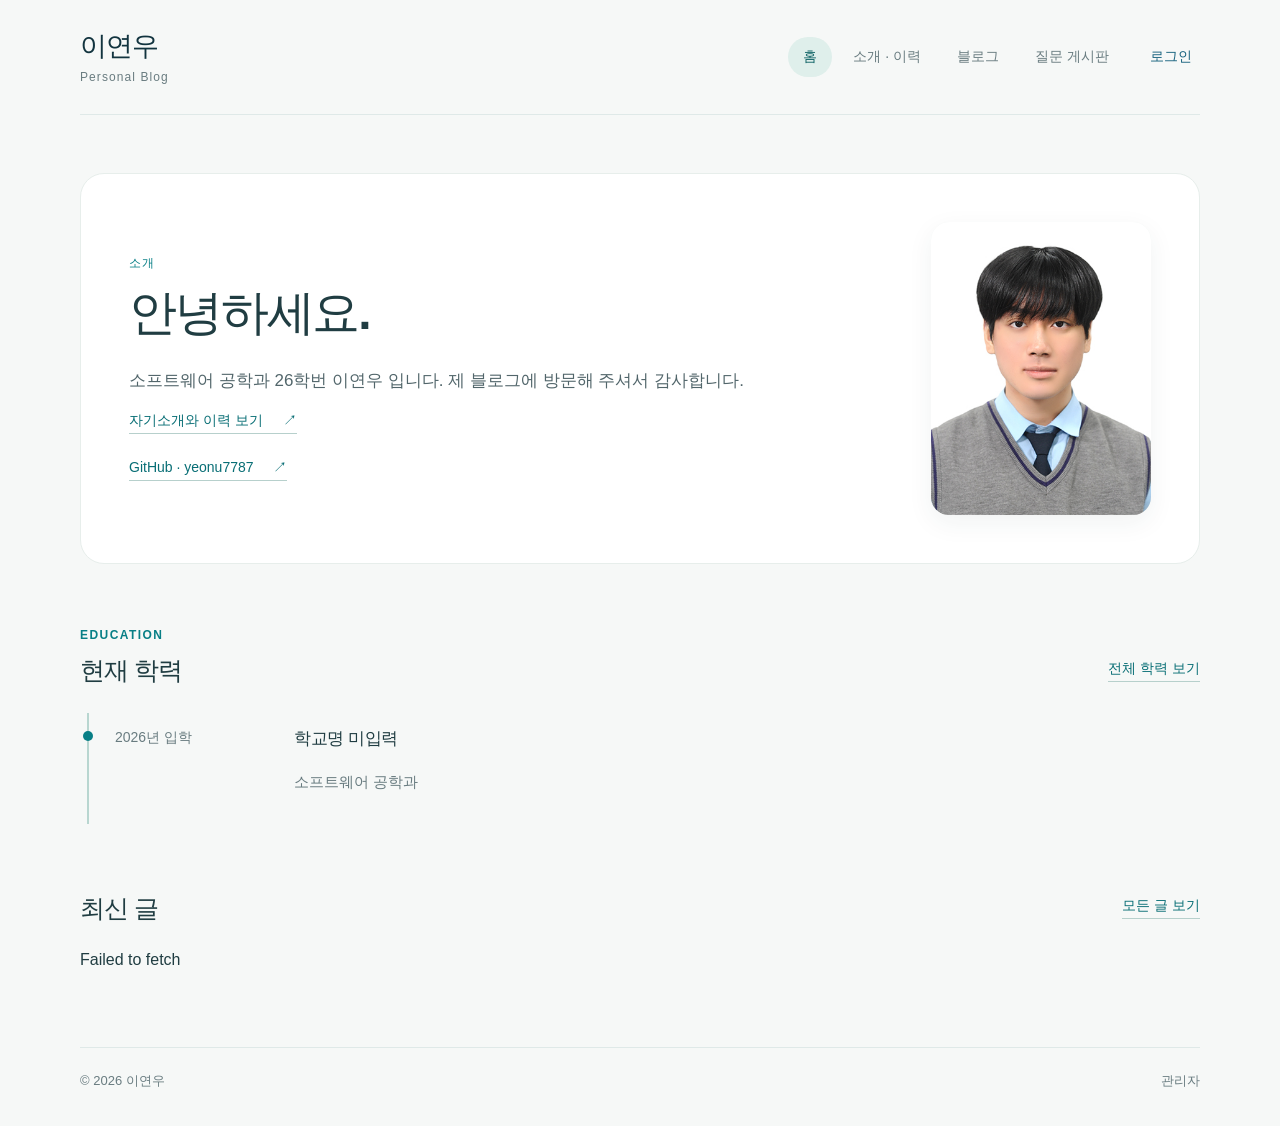
<file: index.html>
<!doctype html>
<html lang="ko">
<head>
<meta charset="utf-8"><meta name="viewport" content="width=device-width,initial-scale=1">
<meta name="description" content="이연우의 자기소개와 이력">
<title>이연우 · Personal profile</title>
<link rel="stylesheet" href="./style.css?v=split1">
<script src="./post-format.js?v=split1" defer></script><script src="./supabase-config.js?v=split1" defer></script><script src="./auth.js?v=split1" defer></script><script src="./blog-view.js?v=personal1" defer></script><script src="./content.js?v=split1" defer></script><script src="./app.js?v=contact-once1" defer></script>
<link rel="stylesheet" href="./reference-theme.css?v=split1"><script src="./sidebar.js?v=split1" defer></script><link rel="stylesheet" href="./personal-theme.css?v=contact-once1"></head>
<body><div class="site-shell">
<a class="skip" href="#main">본문으로 이동</a>
<header><a class="brand" href="#home"><span id="brand-name">이연우</span><small>Personal Blog</small></a>
<nav aria-label="주 메뉴"><a href="#home">홈</a><a href="#about">소개 · 이력</a><a href="./blog/">블로그</a><a href="/questions/">질문 게시판</a></nav></header>
<div class="site-layout"><main id="main" tabindex="-1"><section class="home-layout"><div class="hero"><div class="eyebrow">소개</div><h1>안녕하세요.</h1><div class="prose lead">소프트웨어 공학과 26학번 이연우 입니다. 제 블로그에 방문해 주셔서 감사합니다.</div><a class="text-link" href="#about">자기소개와 이력 보기 <span aria-hidden="true">↗</span></a></div><figure class="portrait"><img src="./assets/profile.jpg" alt="이연우 프로필 사진" width="354" height="472"></figure></section></main><aside class="site-sidebar" aria-label="블로그 정보"><section class="side-panel"><h2>최신 글</h2><ul id="sidebar-posts"><li>불러오는 중…</li></ul></section><section class="side-panel"><h2>내 계정</h2><div id="sidebar-account"><a href="/account/">로그인</a></div></section><section class="side-panel"><h2>GitHub · 이메일</h2><div id="profile-contact"><a class="text-link" href="https://github.com/yeonu7787" target="_blank" rel="noopener noreferrer">GitHub · yeonu7787 ↗</a></div></section></aside></div>
<noscript><p>자기소개와 이력을 보려면 브라우저에서 JavaScript를 켜 주세요.</p></noscript>
<footer><span>© <span id="year">2026</span> <span id="footer-name">이연우</span></span><a href="./admin/">관리자</a></footer>
</div></body></html>
</file>
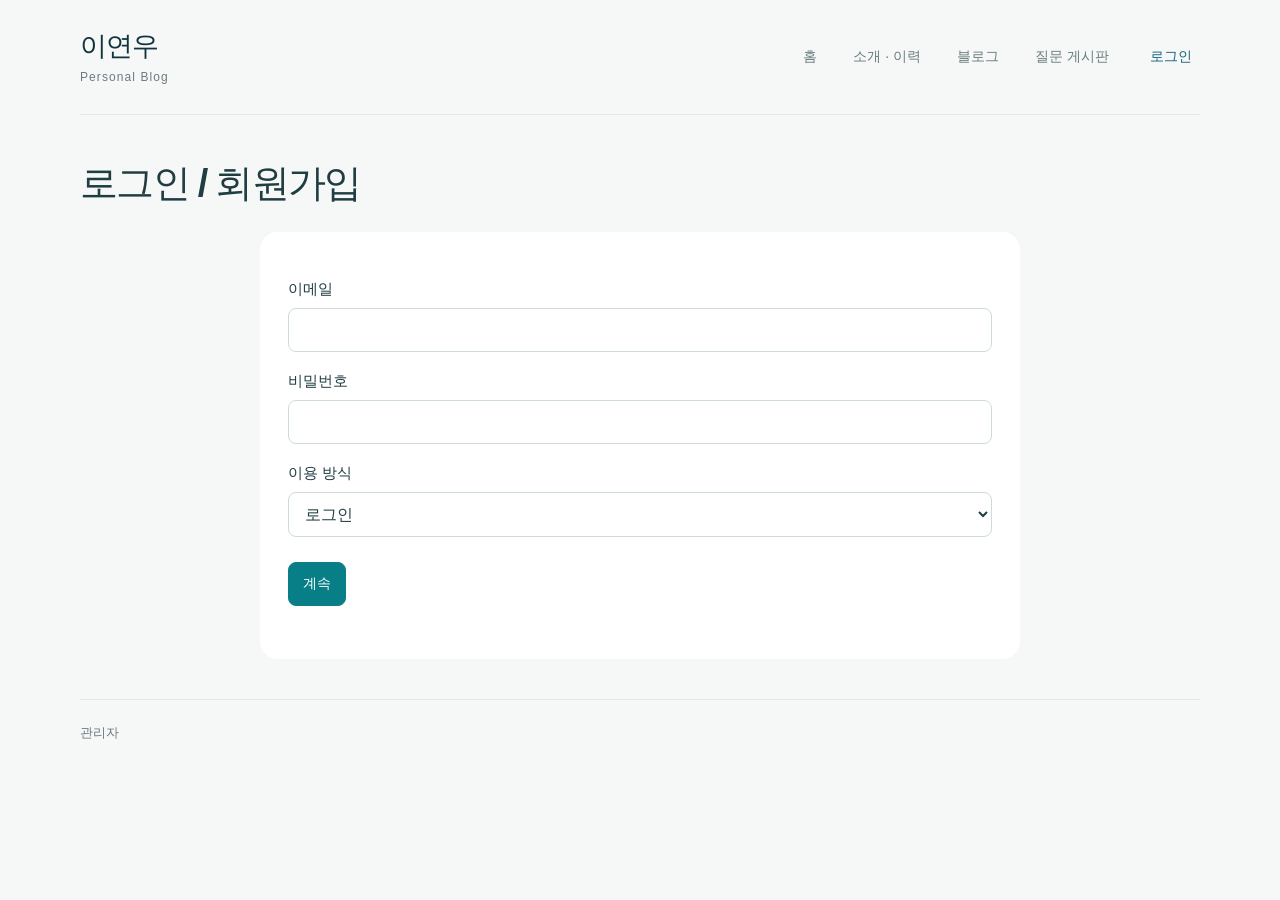
<file: account/index.html>
<!doctype html><html lang="ko"><head><meta charset="utf-8"><meta name="viewport" content="width=device-width,initial-scale=1"><title>내 계정 · 이연우</title><link rel="stylesheet" href="../style.css?v=split1"><script src="../post-format.js?v=split1" defer></script><script src="../supabase-config.js?v=split1" defer></script><script src="../auth.js?v=split1" defer></script><script src="../community.js?v=split1" defer></script><link rel="stylesheet" href="../reference-theme.css?v=split1"><script src="../sidebar.js?v=split1" defer></script><link rel="stylesheet" href="../personal-theme.css?v=personal1"></head><body><div class="site-shell"><header><a class="brand" href="../">이연우<small>Personal Blog</small></a><nav aria-label="주 메뉴"><a href="../">홈</a><a href="../#about">소개 · 이력</a><a href="../blog/">블로그</a><a href="/questions/">질문 게시판</a></nav></header><div class="site-layout"><main id="account-page"><h1>내 계정</h1></main><aside class="site-sidebar" aria-label="블로그 정보"><section class="side-panel"><h2>최신 글</h2><ul id="sidebar-posts"><li>불러오는 중…</li></ul></section><section class="side-panel"><h2>내 계정</h2><div id="sidebar-account"><a href="/account/">로그인</a></div></section></aside></div><noscript>게시글을 보려면 JavaScript를 켜 주세요.</noscript><footer><a href="../admin/">관리자</a></footer></div></body></html>
</file>
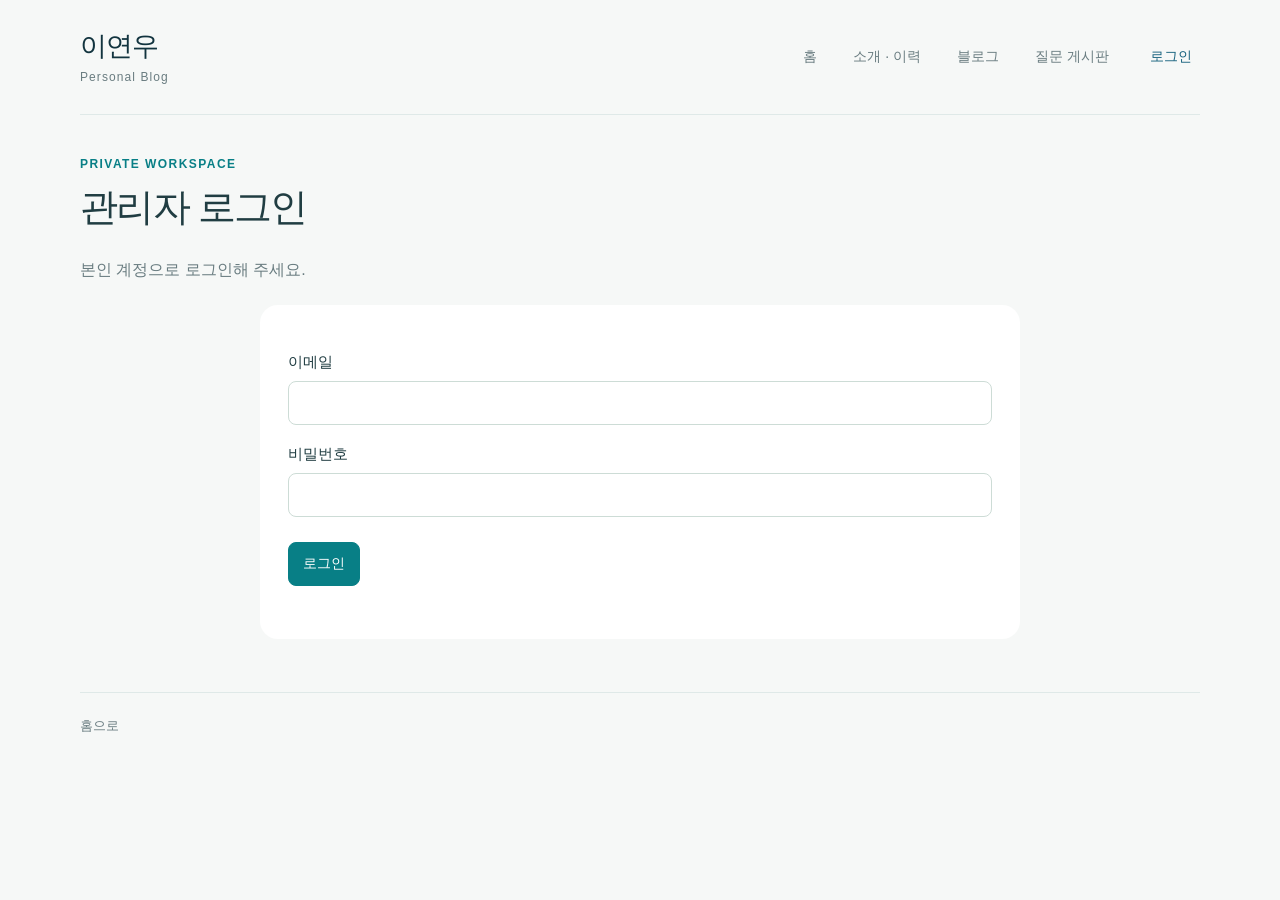
<file: admin/index.html>
<!doctype html><html lang="ko"><head><meta charset="utf-8"><meta name="viewport" content="width=device-width,initial-scale=1"><meta name="robots" content="noindex"><title>관리자 · 이연우</title><link rel="stylesheet" href="../style.css?v=split1"><script src="../post-format.js?v=split1" defer></script><script src="../supabase-config.js?v=split1" defer></script><script src="../auth.js?v=split1" defer></script><script src="../content.js?v=split1" defer></script><script src="../editor-kit.js?v=split1" defer></script><script src="../posts.js?v=split1" defer></script><link rel="stylesheet" href="../reference-theme.css?v=split1"><script src="../sidebar.js?v=split1" defer></script><link rel="stylesheet" href="../personal-theme.css?v=personal1"></head><body><div class="site-shell"><header><a class="brand" href="../">이연우<small>Personal Blog</small></a><nav aria-label="주 메뉴"><a href="../">홈</a><a href="../#about">소개 · 이력</a><a href="../blog/">블로그</a><a href="/questions/">질문 게시판</a></nav></header><div class="site-layout"><main id="posts-app" data-mode="admin"><h1>관리자 로그인</h1><p>로그인 화면을 불러오는 중입니다.</p></main><aside class="site-sidebar" aria-label="블로그 정보"><section class="side-panel"><h2>최신 글</h2><ul id="sidebar-posts"><li>불러오는 중…</li></ul></section><section class="side-panel"><h2>내 계정</h2><div id="sidebar-account"><a href="/account/">로그인</a></div></section></aside></div><noscript>로그인하려면 JavaScript를 켜 주세요.</noscript><footer><a href="../">홈으로</a></footer></div></body></html>
</file>
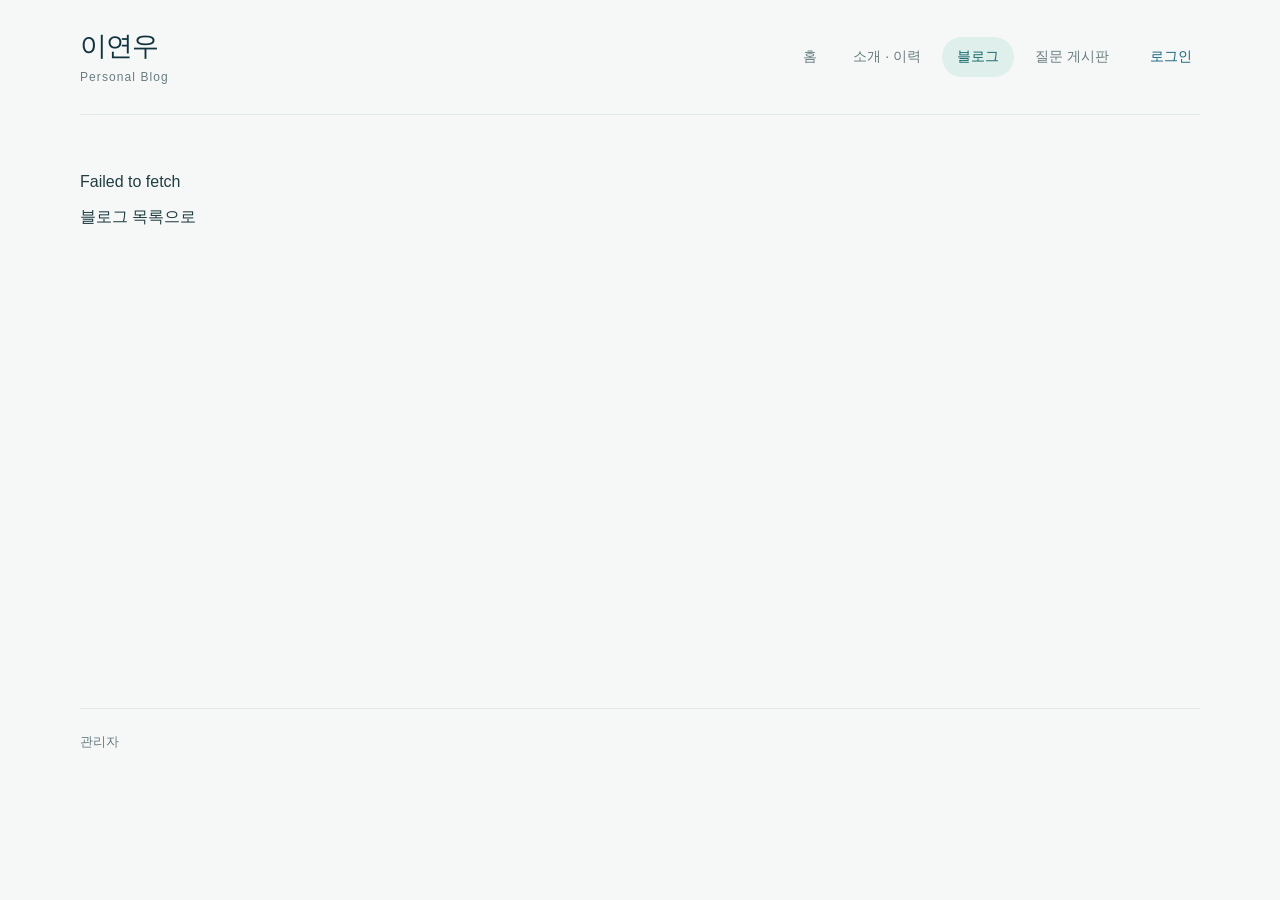
<file: blog/index.html>
<!doctype html><html lang="ko"><head><meta charset="utf-8"><meta name="viewport" content="width=device-width,initial-scale=1"><title>블로그 · 이연우</title><link rel="stylesheet" href="../style.css?v=split1"><script src="../post-format.js?v=split1" defer></script><script src="../supabase-config.js?v=split1" defer></script><script src="../auth.js?v=split1" defer></script><script src="../community.js?v=split1" defer></script><script src="../blog-view.js?v=personal1" defer></script><link rel="stylesheet" href="../reference-theme.css?v=split1"><script src="../sidebar.js?v=split1" defer></script><link rel="stylesheet" href="../personal-theme.css?v=personal1"></head><body><div class="site-shell"><header><a class="brand" href="../">이연우<small>Personal Blog</small></a><nav aria-label="주 메뉴"><a href="../">홈</a><a href="../#about">소개 · 이력</a><a href="./" aria-current="page">블로그</a><a href="/questions/">질문 게시판</a></nav></header><div class="site-layout"><main id="posts-app" data-mode="blog"><h1>블로그</h1><p>불러오는 중…</p></main><aside class="site-sidebar" aria-label="블로그 정보"><section class="side-panel"><h2>최신 글</h2><ul id="sidebar-posts"><li>불러오는 중…</li></ul></section><section class="side-panel"><h2>내 계정</h2><div id="sidebar-account"><a href="/account/">로그인</a></div></section></aside></div><noscript>게시글을 보려면 JavaScript를 켜 주세요.</noscript><footer><a href="../admin/">관리자</a></footer></div></body></html>
</file>
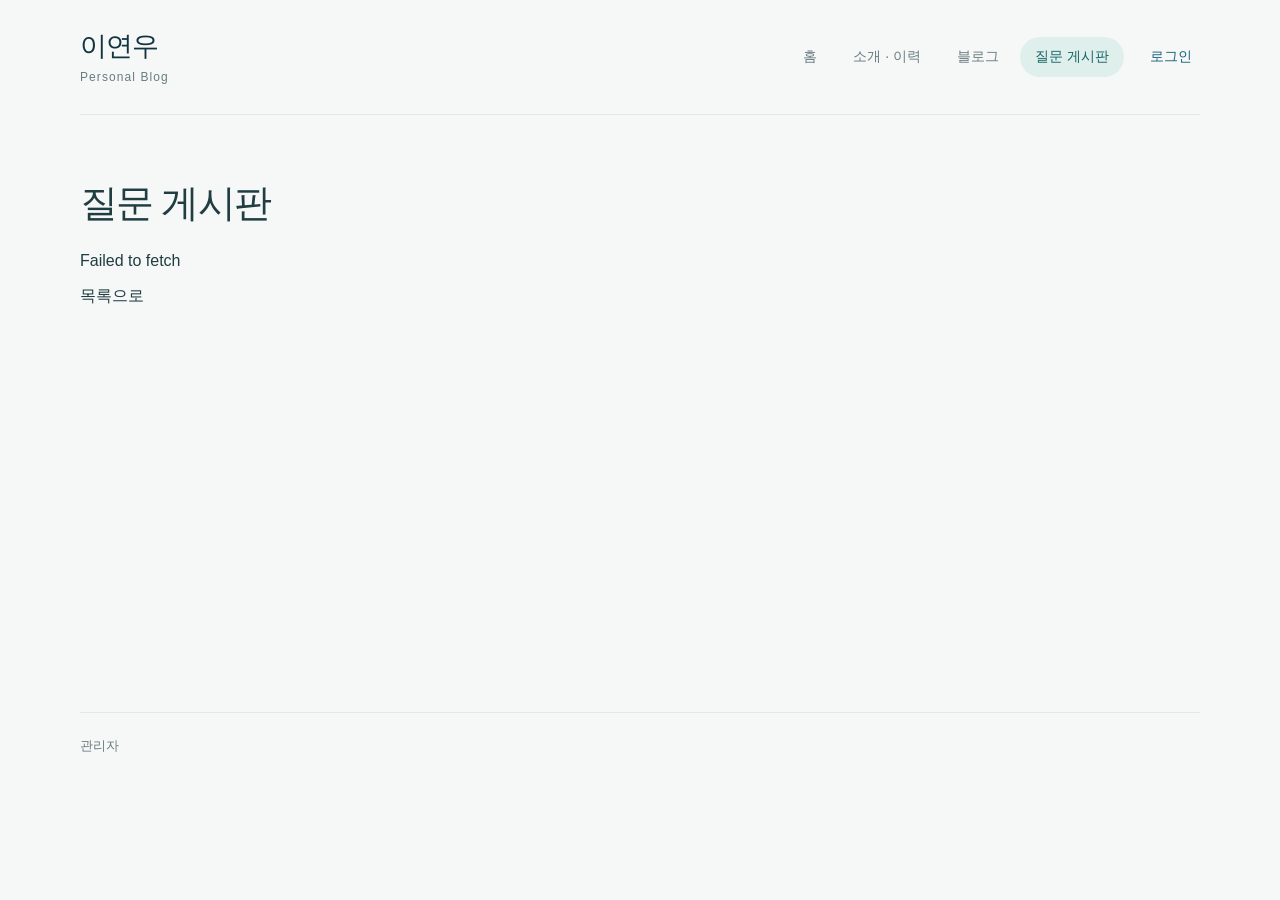
<file: questions/index.html>
<!doctype html><html lang="ko"><head><meta charset="utf-8"><meta name="viewport" content="width=device-width,initial-scale=1"><title>질문 게시판 · 이연우</title><link rel="stylesheet" href="../style.css?v=split1"><script src="../post-format.js?v=split1" defer></script><script src="../supabase-config.js?v=split1" defer></script><script src="../auth.js?v=split1" defer></script><script src="../community.js?v=split1" defer></script><script src="../questions.js?v=split1" defer></script><link rel="stylesheet" href="../reference-theme.css?v=split1"><script src="../sidebar.js?v=split1" defer></script><link rel="stylesheet" href="../personal-theme.css?v=personal1"></head><body><div class="site-shell"><header><a class="brand" href="../">이연우<small>Personal Blog</small></a><nav aria-label="주 메뉴"><a href="../">홈</a><a href="../#about">소개 · 이력</a><a href="../blog/">블로그</a><a href="/questions/" aria-current="page">질문 게시판</a></nav></header><div class="site-layout"><main id="questions-page"><h1>질문 게시판</h1></main><aside class="site-sidebar" aria-label="블로그 정보"><section class="side-panel"><h2>최신 글</h2><ul id="sidebar-posts"><li>불러오는 중…</li></ul></section><section class="side-panel"><h2>내 계정</h2><div id="sidebar-account"><a href="/account/">로그인</a></div></section></aside></div><noscript>게시글을 보려면 JavaScript를 켜 주세요.</noscript><footer><a href="../admin/">관리자</a></footer></div></body></html>
</file>
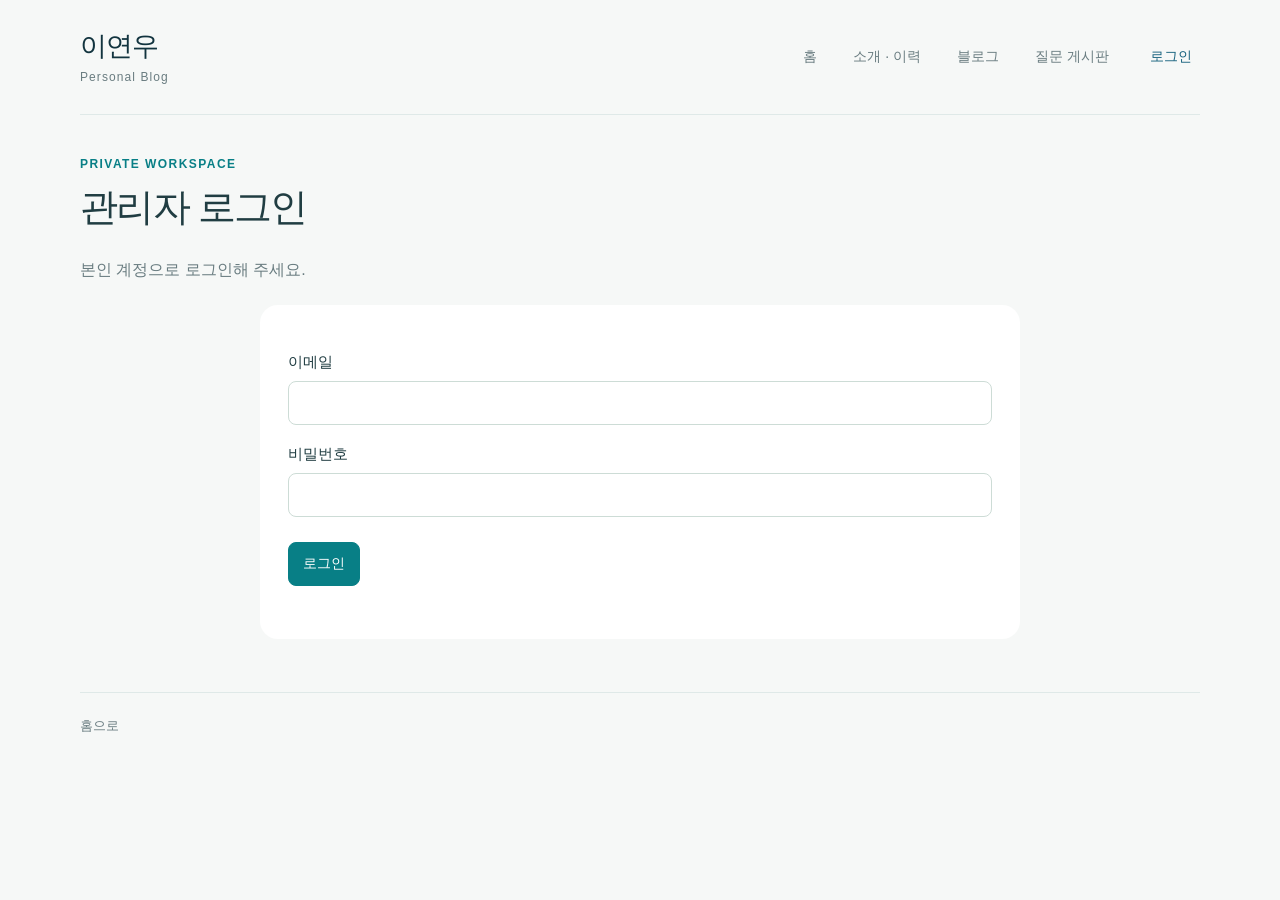
<file: write/index.html>
<!doctype html><html lang="ko"><head><meta charset="utf-8"><meta name="viewport" content="width=device-width,initial-scale=1"><meta name="robots" content="noindex"><title>글쓰기 · 이연우</title><link rel="stylesheet" href="../style.css?v=split1"><script src="../post-format.js?v=split1" defer></script><script src="../supabase-config.js?v=split1" defer></script><script src="../auth.js?v=split1" defer></script><script src="../content.js?v=split1" defer></script><script src="../editor-kit.js?v=split1" defer></script><script src="../posts.js?v=split1" defer></script><link rel="stylesheet" href="../reference-theme.css?v=split1"><script src="../sidebar.js?v=split1" defer></script><link rel="stylesheet" href="../personal-theme.css?v=personal1"></head><body><div class="site-shell"><header><a class="brand" href="../">이연우<small>Personal Blog</small></a><nav aria-label="주 메뉴"><a href="../">홈</a><a href="../#about">소개 · 이력</a><a href="../blog/">블로그</a><a href="/questions/">질문 게시판</a></nav></header><div class="site-layout"><main id="posts-app" data-mode="admin"><h1>관리자 로그인</h1><p>로그인 화면을 불러오는 중입니다.</p></main><aside class="site-sidebar" aria-label="블로그 정보"><section class="side-panel"><h2>최신 글</h2><ul id="sidebar-posts"><li>불러오는 중…</li></ul></section><section class="side-panel"><h2>내 계정</h2><div id="sidebar-account"><a href="/account/">로그인</a></div></section></aside></div><noscript>로그인하려면 JavaScript를 켜 주세요.</noscript><footer><a href="../">홈으로</a></footer></div></body></html>
</file>
<file: style.css>
:root{--ink:#162a45;--muted:#667387;--line:#dce3eb;--blue:#254da0;--soft:#f3f6fa;font-family:Arial,"Malgun Gothic",sans-serif;color:var(--ink);background:#fff;font-synthesis:none}
*{box-sizing:border-box}[hidden]{display:none!important}body{margin:0}a{color:inherit;text-decoration:none}a:hover{color:var(--blue)}a:focus-visible{outline:3px solid #668de0;outline-offset:5px}
header{max-width:1160px;margin:auto;min-height:116px;display:flex;justify-content:space-between;align-items:center;padding:24px 40px;border-bottom:1px solid var(--line);gap:25px}.brand{font-weight:800;letter-spacing:.1em;font-size:24px}.brand small{display:block;font-size:12px;letter-spacing:.16em;font-weight:400;margin-top:7px;color:var(--muted)}nav{display:flex;gap:32px;font-size:15px}nav a{padding:12px 0}nav a[aria-current]{border-bottom:2px solid var(--ink)}main{max-width:1080px;padding:70px 40px 100px;margin:auto;min-height:calc(100vh - 220px)}.home-layout{display:grid;grid-template-columns:minmax(0,1.5fr) minmax(0,1fr);align-items:center;gap:70px;padding:30px 0 50px}.eyebrow{text-transform:uppercase;letter-spacing:.16em;font-size:13px;color:var(--blue);font-weight:bold;margin-bottom:32px}h1{font-size:42px;line-height:1.4;letter-spacing:-.04em;margin:0 0 28px;overflow-wrap:anywhere}.hero h1{font-size:clamp(34px,4.5vw,56px);font-weight:400;line-height:1.5}.hero h1 span{font-weight:700}.prose{white-space:pre-wrap;overflow-wrap:anywhere;line-height:1.9}.lead{font-size:18px;color:var(--muted)}.text-link{display:inline-block;margin-top:25px;border-bottom:1px solid var(--ink);padding-bottom:7px;font-size:16px}.text-link span{margin-left:16px}.portrait{margin:0;aspect-ratio:3/4;background:var(--soft);width:100%;overflow:hidden}.portrait img{width:100%;height:100%;object-fit:cover;display:block}.photo-placeholder{height:100%;display:flex;flex-direction:column;align-items:center;justify-content:center;gap:24px;color:var(--muted);font-size:14px}.photo-monogram{font-size:90px;font-weight:400;color:#a8b8ce;font-family:Georgia,serif}.biography{font-size:18px;max-width:760px;margin-bottom:50px}.cv-section{display:grid;grid-template-columns:180px minmax(0,1fr);gap:25px;border-top:1px solid var(--line);padding:30px 0}.cv-section h2{font-size:20px;margin:0;line-height:1.8}.cv-row{display:grid;grid-template-columns:140px minmax(0,1fr);gap:20px;padding-bottom:26px}.cv-row:last-child{padding-bottom:0}.period{font-size:14px;color:var(--muted);line-height:1.9}.cv-row h3{font-size:18px;margin:0 0 8px;line-height:1.5}.cv-row p{margin:0;color:var(--muted);font-size:16px}.muted{margin:0;color:var(--muted);line-height:1.8}.interests{margin:0;padding-left:20px;line-height:2}.cv-section .text-link{margin-top:0;justify-self:start;overflow-wrap:anywhere}footer{max-width:1080px;margin:auto;padding:26px 40px;border-top:1px solid var(--line);display:flex;gap:25px;justify-content:space-between;font-size:13px;color:var(--muted)}.skip{position:absolute;top:-70px;background:white;padding:15px}.skip:focus{top:0}noscript p{padding:24px}
@media(max-width:700px){header{padding:24px;gap:20px;flex-wrap:wrap}nav{gap:22px;font-size:14px}main{padding:45px 24px 70px}.home-layout{grid-template-columns:1fr;gap:40px;padding:0}.portrait{max-width:340px}.lead{font-size:17px}footer{padding:24px;flex-wrap:wrap}h1{font-size:34px}.cv-section{grid-template-columns:1fr;gap:18px}.cv-row{grid-template-columns:1fr;gap:7px}}
.editor{max-width:760px;margin-top:30px}.editor label{display:block;margin:20px 0 9px;font-size:16px}.editor input,.editor textarea,.editor select{width:100%;padding:12px;font:inherit;color:var(--ink);background:white;border:1px solid #b6c1d0;border-radius:3px}.editor textarea{min-height:300px;resize:vertical;line-height:1.8}button{padding:12px 20px;font:inherit;border:1px solid var(--ink);background:var(--ink);color:white;border-radius:3px;cursor:pointer}button.secondary{background:white;color:var(--ink);border-color:var(--line)}button.danger{background:#9b2635;border-color:#9b2635}button:disabled{opacity:.5;cursor:wait}button:focus-visible,input:focus-visible,textarea:focus-visible,select:focus-visible{outline:3px solid #668de0;outline-offset:3px}.toolbar{display:flex;gap:12px;flex-wrap:wrap;margin:25px 0}.notice{line-height:1.8;color:var(--muted)}.notice.error{color:#9b2635}.post-row{padding:22px 0;display:flex;justify-content:space-between;align-items:center;gap:20px;border-top:1px solid var(--line)}.post-row h2{font-size:21px;overflow-wrap:anywhere}.public-post{max-width:800px;border-top:1px solid var(--line);padding:32px 0}.public-post h2{overflow-wrap:anywhere}.public-post .prose{font-size:17px}@media(max-width:650px){.post-row{align-items:flex-start;flex-direction:column}}
.home-section{border-top:1px solid var(--line);padding:42px 0}.section-heading{display:flex;justify-content:space-between;align-items:center;gap:20px;margin-bottom:25px}.section-heading .text-link{margin:0}.education-item{padding:18px 0}.education-item p{margin:8px 0}.post-grid{display:grid;grid-template-columns:repeat(3,minmax(0,1fr));gap:26px;margin-top:32px}.post-card{border:1px solid var(--line);display:block;min-width:0}.card-photo{aspect-ratio:16/10;background:var(--soft);display:flex;align-items:center;justify-content:center;color:var(--muted);overflow:hidden;font-size:14px}.card-photo img{width:100%;height:100%;object-fit:cover}.no-photo{letter-spacing:.2em}.card-copy{padding:22px}.card-copy h3{font-size:20px;overflow-wrap:anywhere;line-height:1.6}.card-copy p{color:var(--muted);line-height:1.8;overflow-wrap:anywhere}.post-detail{max-width:780px;margin:auto}.post-detail h1{margin-top:24px}.post-detail .prose{font-size:18px}.post-gallery{display:grid;gap:24px;margin-top:32px}.post-gallery figure{margin:0}.post-gallery img{max-width:100%;height:auto;display:block;margin:auto}@media(max-width:850px){.post-grid{grid-template-columns:repeat(2,minmax(0,1fr))}}@media(max-width:550px){.post-grid{grid-template-columns:1fr}.section-heading{align-items:flex-start;flex-direction:column}}
.account-nav{display:flex;align-items:center;flex-wrap:wrap;gap:18px}.account-nav button{padding:8px 12px;font-size:14px}header nav{flex-wrap:wrap;align-items:center}#home-form textarea{min-height:90px}#home-form fieldset{border:1px solid var(--line);margin:20px 0;padding:20px}#home-form fieldset button{margin-top:18px}
.education-item{display:grid;grid-template-columns:180px minmax(0,1fr);column-gap:28px;border-top:1px solid var(--line);padding:26px 0}.education-item:last-child{border-bottom:1px solid var(--line)}.education-item>.muted{grid-column:1;grid-row:1 / span 3;border-right:2px solid var(--line);padding-right:24px}.education-item>h3,.education-item>p{grid-column:2;margin:0 0 8px}.page-tools{display:flex;justify-content:flex-end;margin-bottom:20px}.page-tools .text-link{margin-top:0}@media(max-width:600px){.education-item{grid-template-columns:1fr;gap:10px}.education-item>.muted{grid-column:1;grid-row:auto;border-right:0;border-left:2px solid var(--line);padding-left:12px}.education-item>h3,.education-item>p{grid-column:1}}
</file>
<file: reference-theme.css>
/* Academic-style layout inspired by the supplied SEA Lab reference. */
:root{--ink:#243b44;--blue:#087398;--muted:#65727a;--line:#e4e7e9;--soft:#f5f5f5;background:#f3f5f7;color:#333;font-family:Arial,"Malgun Gothic",sans-serif}
body{border-top:4px solid #1388ab;padding:24px 18px 40px;font-size:16px}
.site-shell{max-width:1080px;margin:auto;background:white;border:1px solid #ddd;border-radius:4px;box-shadow:0 1px 5px #00000012;padding:22px}
header{max-width:none;min-height:0;padding:0;display:block;border:0}
.brand{display:block;font-size:34px;line-height:1.35;letter-spacing:-.035em;font-weight:600;color:#12343f;margin:0 0 18px}
.brand small{display:inline-block;margin:0 0 0 16px;letter-spacing:.025em;font-size:17px;color:#596a72;font-weight:400}
header nav{border-top:1px solid var(--line);border-bottom:1px solid var(--line);padding:8px 0;gap:5px;font-size:14px;min-height:48px}
header nav>a{padding:9px 15px;color:#17627e;border:0;border-radius:3px}
header nav>a[aria-current]{background:#087398;color:#fff;border:0}
header nav>a:hover{background:#eef5f7;color:#14516a}
.account-nav{margin-left:auto;font-size:14px;gap:10px;padding:0 8px}.account-nav>a{color:#17627e}
.account-nav button{font-size:14px;padding:6px 10px}
.site-layout{display:grid;grid-template-columns:minmax(0,1fr) 230px;gap:24px;padding-top:22px;align-items:start}
main{max-width:none;margin:0;padding:0;min-height:420px;min-width:0}
.side-panel{background:#f5f5f5;border:1px solid #e1e1e1;border-radius:4px;padding:18px;margin-bottom:20px;box-shadow:inset 0 1px 2px #00000004}
.side-panel h2{font-size:20px;font-weight:400;line-height:1.4;margin:0 0 14px;border-bottom:1px solid #e7e7e7;padding-bottom:10px}
.side-panel ul{padding-left:19px;margin:0}.side-panel li{margin:9px 0;font-size:14px;line-height:1.6;overflow-wrap:anywhere}.side-panel a{color:#17627e}
.side-panel p{font-size:14px;line-height:1.8}.side-panel .text-link{font-size:14px;margin-top:5px}
h1{font-size:27px;font-weight:400;letter-spacing:-.025em;border-bottom:1px solid var(--line);padding-bottom:15px;margin-bottom:22px}
h2{font-size:21px;line-height:1.5}h3{font-size:17px;line-height:1.6}
.eyebrow{font-size:12px;letter-spacing:.07em;margin-bottom:10px;color:#607c89}
.home-layout{grid-template-columns:minmax(0,1fr) 150px;gap:25px;align-items:start;padding:0 0 25px}
.hero h1{font-size:27px;font-weight:400;line-height:1.5}.hero .lead{font-size:16px;color:#444;line-height:1.85}
.portrait{border:1px solid #dedede;padding:4px;background:#fff;max-width:150px}.portrait img{object-fit:contain}
.text-link{font-size:14px;color:#17627e;border-color:#b8ced7;margin-top:15px;padding-bottom:3px}
.home-section{padding:22px 0;border-top:1px solid var(--line)}.home-section>h2{margin-top:0}
.education-item{grid-template-columns:125px minmax(0,1fr);gap:20px;padding:18px 0}.education-item h3{font-size:17px}.education-item p{font-size:15px}.education-item .muted{font-size:14px}
.section-heading{margin-bottom:12px;gap:15px}.section-heading h1,.section-heading h2{margin:0}
.post-grid{grid-template-columns:repeat(2,minmax(0,1fr));gap:18px;margin-top:18px}.card-copy{padding:15px}.card-copy h3{font-size:17px;margin:10px 0}.card-copy p{font-size:14px;margin:0}.card-copy .muted{font-size:13px}
.post-card{border-radius:3px;overflow:hidden}.post-card:hover{border-color:#8db7c7}.card-photo{aspect-ratio:16/9}
.biography,.post-detail .prose{font-size:16px}.post-detail{max-width:100%}
.cv-section{grid-template-columns:125px minmax(0,1fr);gap:20px;padding:22px 0}.cv-row{grid-template-columns:1fr;gap:6px}
.page-tools{margin-bottom:14px}.page-tools .text-link{font-size:14px}
button{background:#087398;border-color:#076484;font-size:14px;padding:9px 14px}
.editor{margin-top:20px}.editor label{font-size:15px}.editor input,.editor textarea,.editor select{font-size:16px}
footer{max-width:none;margin-top:26px;padding:16px 0 0;font-size:13px}.skip{z-index:10}
@media(max-width:800px){.site-layout{grid-template-columns:1fr}.site-sidebar{display:grid;grid-template-columns:1fr 1fr;gap:18px}.side-panel{margin-bottom:0}main{min-height:0}.brand{font-size:29px}.brand small{font-size:14px}}
@media(max-width:520px){body{padding:12px 10px 24px}.site-shell{padding:16px}.brand small{display:block;margin:6px 0 0}.home-layout{grid-template-columns:minmax(0,1fr) 100px;gap:15px}.portrait{max-width:100px}.hero h1{font-size:24px}.hero .lead{font-size:16px}.post-grid,.site-sidebar{grid-template-columns:1fr}.education-item,.cv-section{grid-template-columns:1fr}.education-item>.muted{border-right:0;grid-row:auto}.education-item>h3,.education-item>p{grid-column:1}header nav{gap:2px}header nav>a{padding:8px 11px}.account-nav{margin-left:0;width:100%;padding:8px 11px}.section-heading{align-items:flex-start;flex-direction:column}}
.image-editor-row{display:flex;align-items:center;gap:10px;flex-wrap:wrap;border:1px solid var(--line);padding:12px;margin:12px 0;background:#fff}.image-editor-row img{width:100px;height:80px;object-fit:cover}.image-editor-row[draggable]{cursor:grab}.image-editor-row button{font-size:13px;padding:8px}.category-links{display:flex;flex-wrap:wrap;gap:10px;margin:20px 0}.category-links a{padding:8px 15px;border:1px solid var(--line);border-radius:3px}.category-links a[aria-current]{background:var(--blue);color:white}
.managed-card{min-width:0}.move-category{display:flex;flex-wrap:wrap;gap:8px;align-items:center;border:1px solid var(--line);border-top:0;padding:12px}.move-category label{font-size:14px;flex-basis:100%}.move-category select{min-width:0;flex:1;padding:10px;font:inherit;border:1px solid var(--line);background:white}.move-category [role=status]{flex-basis:100%;color:#9b2635;font-size:14px}
.site-shell,.site-layout,main,.hero,.card-copy,.post-detail,.editor,.education-item,.site-sidebar{min-width:0}h1,h2,h3,p,.prose,.brand,.side-panel a{word-break:keep-all;overflow-wrap:anywhere}img{max-width:100%}.editor input,.editor select,.editor textarea{max-width:100%;min-width:0}.image-editor-row span{overflow-wrap:anywhere}.category-links a,button{min-height:44px}.post-detail .prose{line-height:1.9}
@media(max-width:520px){.home-layout{grid-template-columns:1fr}.portrait{max-width:140px;grid-row:1}.hero h1{font-size:26px}.brand{font-size:28px}.card-copy p{font-size:15px}.site-shell{padding:14px}.site-layout{gap:22px}.editor input,.editor textarea,.editor select{font-size:16px}.toolbar{gap:10px}.toolbar button{flex:1 1 auto}.image-editor-row{gap:8px}.image-editor-row img{width:80px;height:70px}.move-category button{min-width:64px}.post-detail h1{font-size:26px}}
.comments-section{border-top:1px solid var(--line);margin-top:40px;padding-top:24px}.comment{padding:20px 0;border-bottom:1px solid var(--line)}.comment time{display:block;color:var(--muted);font-size:13px;margin-top:8px}.comment .toolbar{margin:10px 0}.owner-badge{font-size:12px;padding:3px 7px;border:1px solid #93bac8;border-radius:3px;color:#17627e}.comments-section textarea{min-height:110px}.comments-section .prose{font-size:16px;overflow-wrap:anywhere}#account-page input,#account-page select{font-size:16px}
.reply-comment{margin-left:22px;border-left:2px solid #d7e3e8;padding-left:16px}.reply-context{display:block;font-size:13px;color:var(--muted);margin-top:8px}.question-row{display:block;padding:20px 0;border-bottom:1px solid var(--line)}.question-row h2{font-size:19px;margin:0 0 9px}#questions-page>h1{margin-top:20px}@media(max-width:520px){.reply-comment{margin-left:10px;padding-left:10px}.comment .toolbar{gap:8px}}

/* Keep compact home sections and accessible sidebar links on small screens. */
.side-panel[hidden]{display:none}.side-panel li a{display:inline-block;padding:6px 0}.home-section .section-heading .text-link{margin-top:0}.education-item p:empty{display:none}

.contact-links{display:flex;flex-direction:column;align-items:flex-start;gap:12px;min-width:0}.contact-links .text-link{margin-top:0;max-width:100%;overflow-wrap:anywhere}

.format-panel{border:1px solid var(--line);padding:14px;min-width:0}.format-panel .toolbar{display:flex;flex-wrap:wrap;gap:8px}.format-panel select{max-width:100%;padding:10px}.format-preview{border-top:1px solid var(--line);margin-top:15px;padding-top:15px}.formatted-post{line-height:1.9;overflow-wrap:anywhere}.formatted-post p{margin:0;white-space:pre-wrap}.formatted-post .paragraph-gap{height:1em}.formatted-post pre{max-width:100%;overflow-x:auto;background:#f4f6f8;padding:16px;border:1px solid var(--line);white-space:pre;word-break:normal;overflow-wrap:normal}.formatted-post code{font-family:Consolas,monospace}.formatted-post figure{margin:20px 0}.formatted-post img{max-width:100%;height:auto}.format-panel summary{cursor:pointer;padding:12px 0}
</file>
<file: personal-theme.css>
/* Personal blog theme. Remove this stylesheet to restore the previous visual theme. */
:root{--ink:#203d42;--blue:#087f86;--muted:#697c80;--line:#dfe9e8;--soft:#edf5f3;background:#f6f8f7;color:var(--ink)}
body{border:0;padding:0 28px 36px;font-size:16px}.site-shell{max-width:1120px;padding:0;margin:auto;background:transparent;border:0;box-shadow:none;border-radius:0}
header{display:flex;justify-content:space-between;align-items:center;gap:28px;padding:28px 0;border-bottom:1px solid var(--line);flex-wrap:wrap}.brand{font-size:27px;margin:0;letter-spacing:-.04em}.brand small{display:block;margin:5px 0 0;font-size:12px;letter-spacing:.09em;color:var(--muted)}header nav{border:0;padding:0;gap:6px;min-height:44px}header nav>a{padding:11px 15px;border-radius:24px;color:var(--muted)}header nav>a[aria-current]{background:#dfefeb;color:#126567}header nav>a:hover{background:#e7f1ee}.account-nav{margin-left:12px}
.site-layout{display:block;padding-top:42px}.site-sidebar{display:none}main{min-height:55vh;width:100%}h1{border:0;font-size:38px;font-weight:650;letter-spacing:-.045em;padding:0}h2{font-size:25px;letter-spacing:-.035em}h3{letter-spacing:-.025em}.eyebrow{color:var(--blue);letter-spacing:.12em;font-size:12px}.home-layout{grid-template-columns:minmax(0,1fr) 220px;align-items:center;gap:64px;padding:48px;background:white;border:1px solid #e7eeeb;border-radius:24px;margin-bottom:36px}.hero h1{font-size:clamp(32px,4vw,48px);font-weight:650;line-height:1.3;margin-bottom:20px}.hero .lead{font-size:17px;line-height:1.9;max-width:620px;color:#52666b}.portrait{max-width:220px;border:0;border-radius:18px;padding:0;box-shadow:0 8px 26px #203d4210;background:#f1f5f3}.portrait img{object-fit:cover}.hero .contact-links{margin-top:25px}
.home-section{padding:28px 0 38px;border-top:0}.section-heading{margin-bottom:24px;align-items:center}.education-item{position:relative;grid-template-columns:155px minmax(0,1fr);gap:12px 24px;border:0!important;border-left:2px solid #b8d6d0!important;padding:12px 0 12px 26px;margin-left:7px}.education-item:before{content:"";position:absolute;left:-6px;top:18px;width:10px;height:10px;background:var(--blue);border-radius:50%}.education-item>.muted{border:0;padding:0}.education-item p{color:var(--muted)}
.post-grid{grid-template-columns:repeat(3,minmax(0,1fr));gap:24px}.post-card{background:white;border:1px solid #e3ebe8;border-radius:16px;overflow:hidden;transition:transform .18s,box-shadow .18s}.post-card:hover{transform:translateY(-4px);box-shadow:0 12px 30px #23443d0d;border-color:#b4cfc6}.card-photo{aspect-ratio:16/10;background:#eaf1ee}.no-photo{color:#5c837c;font-size:12px}.card-copy{padding:22px}.card-copy h3{font-size:20px;margin:12px 0}.card-copy p{font-size:15px;display:-webkit-box;-webkit-line-clamp:3;-webkit-box-orient:vertical;overflow:hidden}.post-category{display:inline-block;font-size:12px;color:#16716b;background:#eaf4ef;padding:4px 9px;border-radius:12px;margin-right:8px}.card-copy time{font-size:12px;color:var(--muted)}
.text-link{color:#086e75;border-color:#b7d0cc;font-size:14px}.contact-links{flex-direction:row;align-items:center;flex-wrap:wrap;gap:14px 20px}.contact-email{flex-basis:100%;font-size:15px;overflow-wrap:anywhere}.home-contact{background:#eaf2ee;border-radius:20px;padding:28px 32px;margin:12px 0 24px}.home-contact h2{margin:0 0 18px}.contact-links [role=status]:empty{display:none}
.post-detail,.comments-section{max-width:760px;margin-left:auto;margin-right:auto}.post-detail{background:white;padding:40px;border-radius:20px}.post-detail h1{font-size:36px;line-height:1.4}.post-detail .prose,.formatted-post{font-size:17px;line-height:1.95}.cv-section{grid-template-columns:160px minmax(0,1fr);padding:32px 0}.timeline{border-left:2px solid #caddd5;padding-left:26px}.interests{display:flex;flex-wrap:wrap;gap:10px;padding:0;list-style:none}.interests li{background:#e5f0eb;padding:6px 16px;border-radius:24px}.biography{line-height:1.95}
.category-links a{border-radius:24px;background:white}.category-links a[aria-current]{background:var(--blue)}.editor{background:white;padding:28px;border-radius:18px;margin-left:auto;margin-right:auto}.editor input,.editor select,.editor textarea{border-radius:8px;border-color:#cddcd6}button{border-radius:8px;background:var(--blue);border-color:var(--blue)}.page-tools{margin-bottom:16px}.question-row{background:white;border:1px solid var(--line);border-radius:14px;padding:22px;margin-bottom:12px}.move-category{border-radius:0 0 12px 12px;background:white}footer{margin-top:40px;padding-top:24px}
@media(max-width:850px){header{align-items:flex-start}.home-layout{padding:30px;gap:30px;grid-template-columns:minmax(0,1fr) 170px}.post-grid{grid-template-columns:repeat(2,minmax(0,1fr))}.portrait{max-width:170px}}
@media(max-width:600px){body{padding:0 18px 26px}header{padding:24px 0;gap:18px}.brand{font-size:25px}header nav{width:100%;gap:3px}header nav>a{padding:10px 12px;font-size:14px}.account-nav{margin:0;padding:8px 12px;width:auto}.site-layout{padding-top:24px}.home-layout{display:flex;flex-direction:column-reverse;align-items:flex-start;padding:25px;gap:24px;border-radius:18px}.portrait{width:116px;max-width:116px;border-radius:12px}.hero h1{font-size:32px}.hero .lead{font-size:16px}.home-section{padding:20px 0 28px}.section-heading{align-items:flex-start;gap:10px}.education-item{grid-template-columns:1fr;gap:8px;padding-left:20px}.education-item>.muted{grid-row:auto;border:0}.education-item>h3,.education-item>p{grid-column:1}.post-grid{grid-template-columns:1fr;gap:20px}.card-copy{padding:20px}.home-contact{padding:24px}.cv-section{grid-template-columns:1fr;gap:20px}.post-detail{padding:23px 20px}.post-detail h1{font-size:29px}.editor{padding:20px}.contact-links{gap:14px}.contact-links button{max-width:100%}}
@media(prefers-reduced-motion:reduce){.post-card{transition:none}.post-card:hover{transform:none}}
</file>
